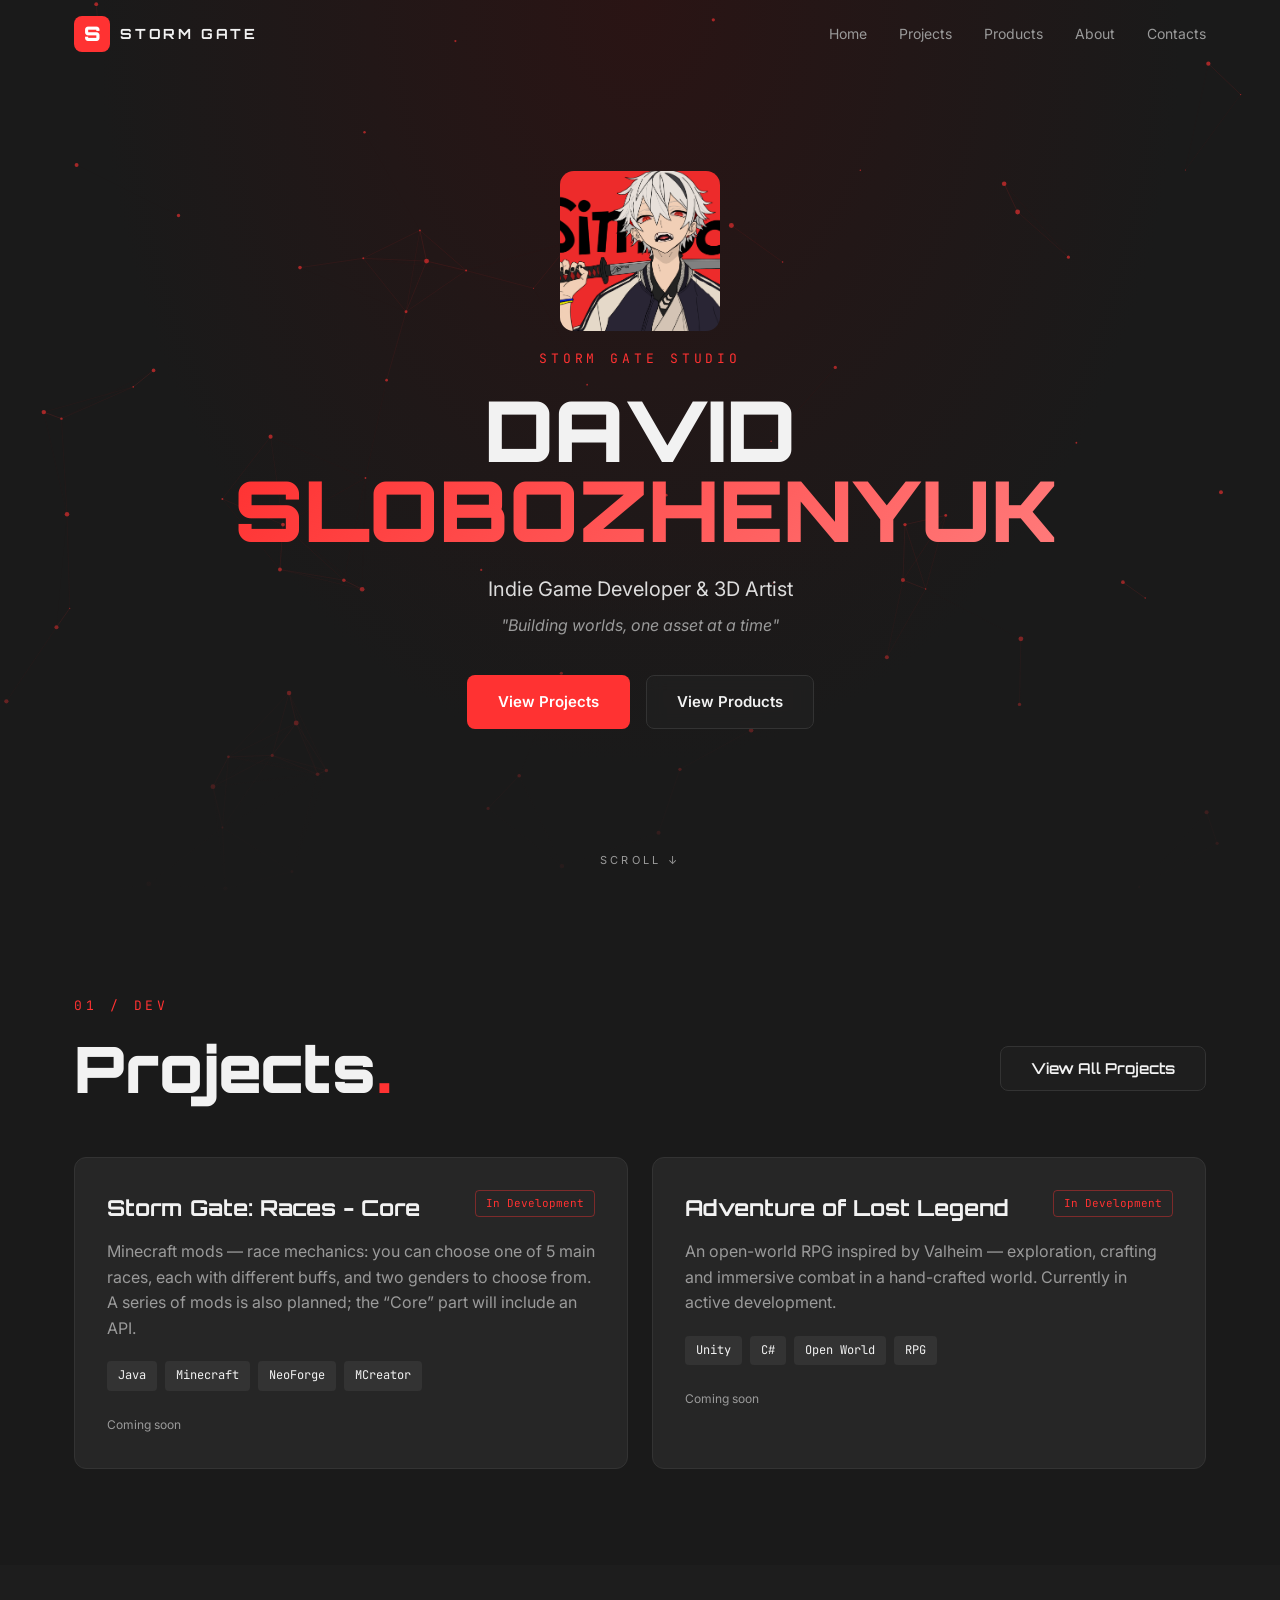
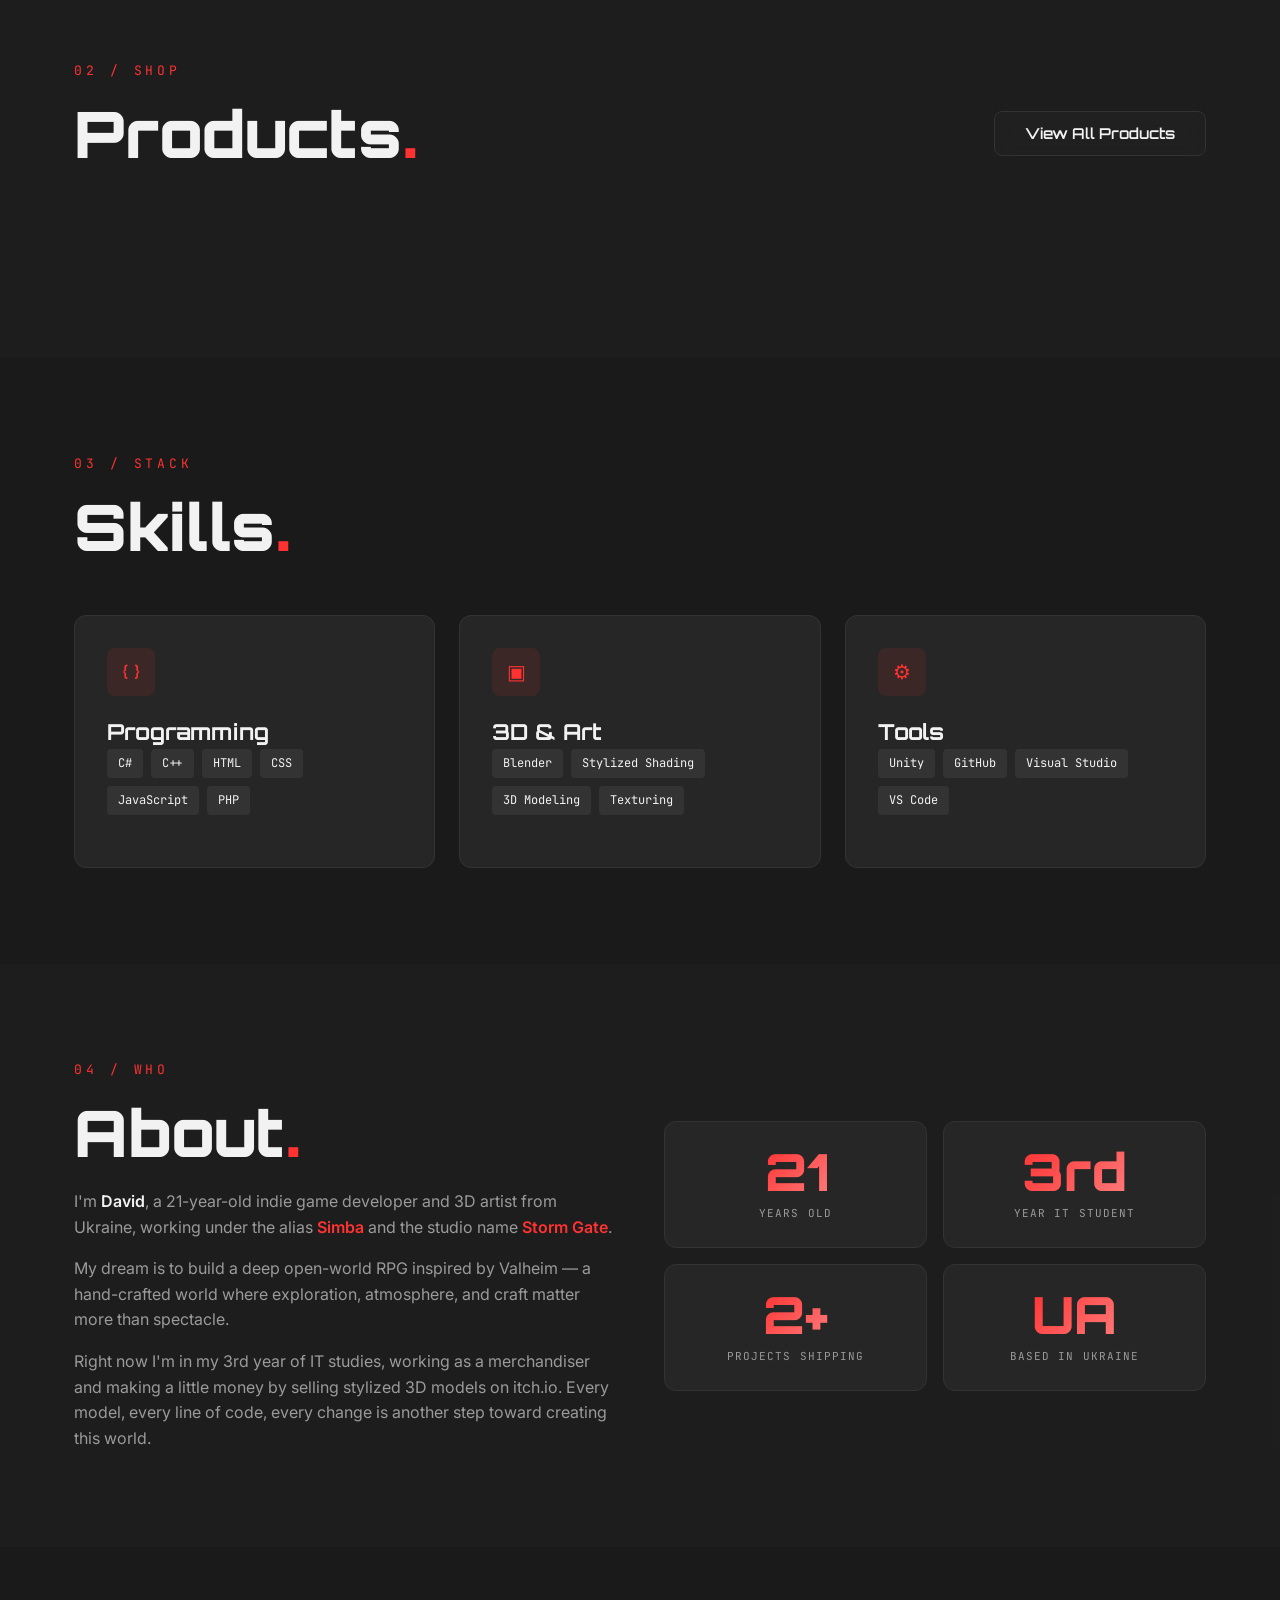
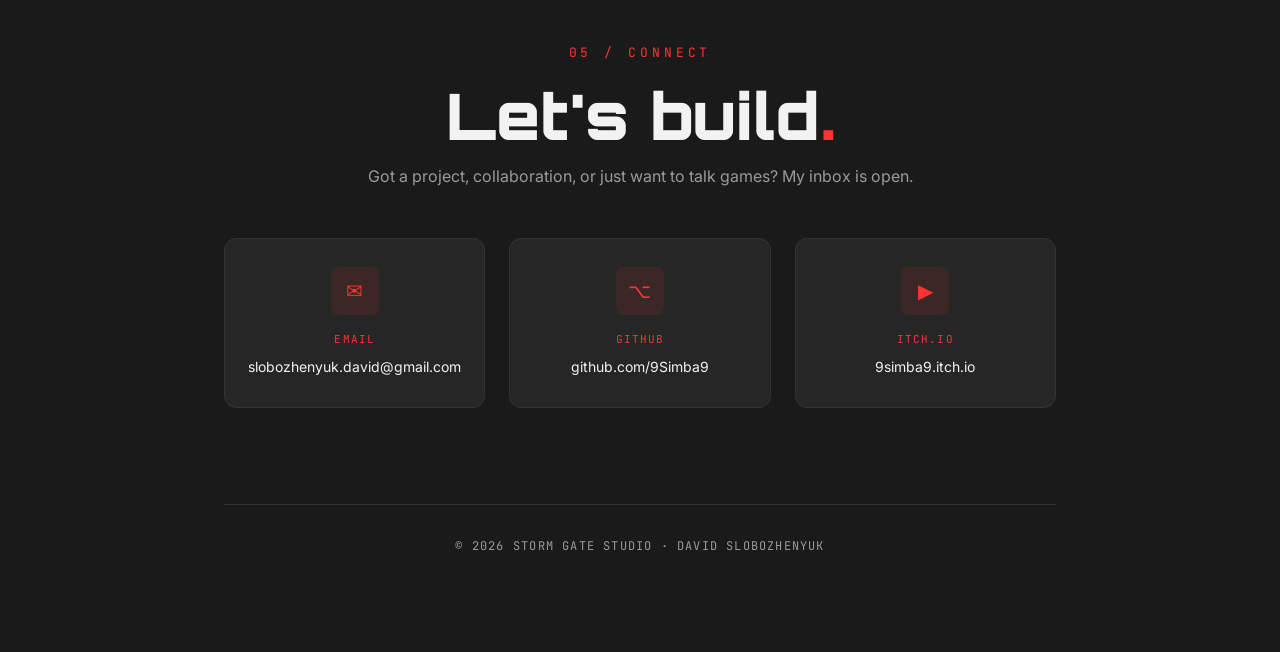
<file: index.html>
<!DOCTYPE html>
<html lang="en">
<head>
<meta charset="UTF-8" />
<meta name="viewport" content="width=device-width, initial-scale=1.0" />
<title>David Slobozhenyuk — Indie Game Developer & 3D Artist | Storm Gate</title>
<link rel="icon" type="image/svg" href="assets/icon/iconTab.svg">
<meta name="description" content="Portfolio of David Slobozhenyuk (Simba), 20-year-old indie game developer and 3D artist from Ukraine. Building open-world RPGs and stylized 3D assets under Storm Gate Studio." />
<meta property="og:title" content="David Slobozhenyuk — Storm Gate Studio" />
<meta property="og:description" content="Indie game developer & 3D artist building worlds, one asset at a time." />
<meta property="og:type" content="website" />
<link rel="preconnect" href="https://fonts.googleapis.com">
<link rel="preconnect" href="https://fonts.gstatic.com" crossorigin>
<link rel="stylesheet" href="https://fonts.googleapis.com/css2?family=Inter:wght@400;500;600;700&family=Orbitron:wght@700;900&family=JetBrains+Mono:wght@400;500&display=swap">
<link rel="stylesheet" href="styles.css" />
</head>
<body>
<!-- NAVBAR -->
<header class="nav" id="nav">
  <div class="nav-inner">
    <a href="#home" class="brand">
      <span class="brand-logo">S</span>
      <span class="brand-text">STORM GATE</span>
    </a>
    <ul class="nav-links">
      <li><a href="#home">Home</a></li>
      <li><a href="#projects">Projects</a></li>
      <li><a href="#products">Products</a></li>
      <li><a href="#about">About</a></li>
      <li><a href="#contacts">Contacts</a></li>
    </ul>
    <button class="burger" id="burger" aria-label="Menu">
      <span></span><span></span><span></span>
    </button>
  </div>
  <ul class="nav-mobile" id="navMobile">
    <li><a href="#home">Home</a></li>
    <li><a href="#projects">Projects</a></li>
    <li><a href="#products">Products</a></li>
    <li><a href="#about">About</a></li>
    <li><a href="#contacts">Contacts</a></li>
  </ul>
</header>

<!-- HERO -->
<section id="home" class="hero">
  <canvas id="particles"></canvas>
  <div class="hero-fade"></div>
  <div class="hero-content reveal">
    <img src="assets/icon/photo.png" alt="David Slobozhenyuk" class="profile-pic">
    <p class="kicker">STORM GATE STUDIO</p>
    <h1 class="display">DAVID<br><span class="gradient">SLOBOZHENYUK</span></h1>
    <p class="lead">Indie Game Developer &amp; 3D Artist</p>
    <p class="quote">"Building worlds, one asset at a time"</p>
    <div class="cta-row">
      <a href="#projects" class="btn btn-primary">View Projects</a>
      <a href="#products" class="btn btn-ghost">View Products</a>
    </div>
  </div>
  <div class="scroll-hint">SCROLL ↓</div>
</section>

<!-- PROJECTS -->
<section id="projects" class="section">
  <div class="container">
    <div class="section-head reveal">
      <p class="kicker">01 / DEV</p>
      <h2 class="h2" style="display: flex;">
        Projects
        <span class="accent">.</span>
        <a href="projects.html" class="btn btn-ghost" style="margin: auto;margin-right: inherit;">View All Projects</a>
      </h2>
    </div>
    <div class="grid grid-2">
      <article class="card reveal">
        <div class="card-glow"></div>
        <div class="card-head">
          <h3>Storm Gate: Races - Core</h3>
          <span class="badge">In Development</span>
        </div>
        <p class="muted">Minecraft mods — race mechanics: you can choose one of 5 main races, each with different buffs, and two genders to choose from. A series of mods is also planned; the “Core” part will include an API.</p>
        <div class="tags">
          <span>Java</span><span>Minecraft</span><span>NeoForge</span><span>MCreator</span>
        </div>
        <span class="muted small">Coming soon</span>
      </article>
      <article class="card reveal" style="--delay:.1s">
        <div class="card-glow"></div>
        <div class="card-head">
          <h3>Adventure of Lost Legend</h3>
          <span class="badge">In Development</span>
        </div>
        <p class="muted">An open-world RPG inspired by Valheim — exploration, crafting and immersive combat in a hand-crafted world. Currently in active development.</p>
        <div class="tags">
          <span>Unity</span><span>C#</span><span>Open World</span><span>RPG</span>
        </div>
        <span class="muted small">Coming soon</span>
      </article>
    </div>
  </div>
</section>

<!-- PRODUCTS -->
<section id="products" class="section alt">
  <div class="container">
    <div class="section-head reveal">
      <p class="kicker">02 / SHOP</p>
      <h2 class="h2" style="display: flex;">
        Products
        <span class="accent">.</span>
        <a href="products.html" class="btn btn-ghost" style="margin: auto;margin-right: inherit;">View All Products</a>
      </h2>
    </div>
    <div class="filters reveal" id="filters">
      <!--<button class="filter active" data-filter="All">All</button>
      <button class="filter" data-filter="3D Model">3D Model</button>
      <button class="filter" data-filter="Icon Pack">Icon Pack</button>
      <button class="filter" data-filter="Bundle">Bundle</button>-->
    </div>
    <div class="grid grid-3" id="productGrid">
      <!--<article class="product reveal" data-category="3D Model">
        <div class="product-img">
          <img src="assets/potion-models.png" alt="Fantasy Potion Models" loading="lazy">
          <span class="price">$4</span>
        </div>
        <div class="product-body">
          <span class="cat">3D Model</span>
          <h3>Fantasy Potion Models</h3>
          <p class="muted">15 stylized potion bottle models ready for your fantasy game. Hand-painted shading, optimized topology.</p>
          <div class="tags small">
            <span>Blender</span><span>FBX</span><span>OBJ</span><span>GLB</span>
          </div>
          <a class="btn btn-primary btn-block" href="https://9simba9.itch.io/fantasy-potion-pack-stylized-3d-assets" target="_blank" rel="noopener">Get on itch.io ↗</a>
        </div>
      </article>

      <article class="product reveal" data-category="Icon Pack">
        <div class="product-img">
          <img src="assets/potion-icons.png" alt="Fantasy Potion Icons" loading="lazy">
          <span class="price">$2</span>
        </div>
        <div class="product-body">
          <span class="cat">Icon Pack</span>
          <h3>Fantasy Potion Icons</h3>
          <p class="muted">95 stylized fantasy potion icons in PNG format with transparent background.</p>
          <div class="tags small">
            <span>PNG</span>
          </div>
          <a class="btn btn-primary btn-block" href="https://9simba9.itch.io/fantasy-potion-icons-pack-95-png-icons" target="_blank" rel="noopener">Get on itch.io ↗</a>
        </div>
      </article>

      <article class="product reveal" data-category="Bundle">
        <div class="product-img">
          <img src="assets/potion-pack.png" alt="Fantasy Potion Bundle" loading="lazy">
          <span class="price">$5</span>
        </div>
        <div class="product-body">
          <span class="cat">Bundle</span>
          <h3>Fantasy Potion Bundle</h3>
          <p class="muted">Complete collection — 15 3D models + 95 PNG icons. Save $1 vs buying separately.</p>
          <div class="tags small">
            <span>Blender</span><span>FBX</span><span>OBJ</span><span>GLB</span><span>PNG</span>
          </div>
          <a class="btn btn-primary btn-block" href="https://9simba9.itch.io/fantasy-potion-bundle-3d-2d-bundle" target="_blank" rel="noopener">Get on itch.io ↗</a>
        </div>
      </article>-->
    </div>
  </div>
</section>

<!-- SKILLS -->
<section id="skills" class="section">
  <div class="container">
    <div class="section-head reveal">
      <p class="kicker">03 / STACK</p>
      <h2 class="h2">Skills<span class="accent">.</span></h2>
    </div>
    <div class="grid grid-3">
      <div class="card reveal">
        <div class="icon-box">{ }</div>
        <h3>Programming</h3>
        <div class="tags">
          <span>C#</span><span>C++</span><span>HTML</span><span>CSS</span><span>JavaScript</span><span>PHP</span>
        </div>
      </div>
      <div class="card reveal" style="--delay:.1s">
        <div class="icon-box">▣</div>
        <h3>3D &amp; Art</h3>
        <div class="tags">
          <span>Blender</span><span>Stylized Shading</span><span>3D Modeling</span><span>Texturing</span>
        </div>
      </div>
      <div class="card reveal" style="--delay:.2s">
        <div class="icon-box">⚙</div>
        <h3>Tools</h3>
        <div class="tags">
          <span>Unity</span><span>GitHub</span><span>Visual Studio</span><span>VS Code</span>
        </div>
      </div>
    </div>
  </div>
</section>

<!-- ABOUT -->
<section id="about" class="section alt">
  <div class="container grid grid-2 align-center">
    <div class="reveal">
      <p class="kicker">04 / WHO</p>
      <h2 class="h2">About<span class="accent">.</span></h2>
      <div class="prose">
        <p>I'm <strong>David</strong>, a 21-year-old indie game developer and 3D artist from Ukraine, working under the alias <strong class="accent">Simba</strong> and the studio name <strong class="accent">Storm Gate</strong>.</p>
        <p>My dream is to build a deep open-world RPG inspired by Valheim — a hand-crafted world where exploration, atmosphere, and craft matter more than spectacle.</p>
        <p>Right now I'm in my 3rd year of IT studies, working as a merchandiser and making a little money by selling stylized 3D models on itch.io. Every model, every line of code, every change is another step toward creating this world.</p>
      </div>
    </div>
    <div class="stats reveal" style="--delay:.15s">
      <div class="stat"><div class="stat-num gradient">21</div><div class="stat-label">Years Old</div></div>
      <div class="stat"><div class="stat-num gradient">3rd</div><div class="stat-label">Year IT Student</div></div>
      <div class="stat"><div class="stat-num gradient">2+</div><div class="stat-label">Projects Shipping</div></div>
      <div class="stat"><div class="stat-num gradient">UA</div><div class="stat-label">Based in Ukraine</div></div>
    </div>
  </div>
</section>

<!-- CONTACTS -->
<section id="contacts" class="section">
  <div class="container narrow center">
    <div class="reveal">
      <p class="kicker">05 / CONNECT</p>
      <h2 class="h2">Let's build<span class="accent">.</span></h2>
      <p class="muted lead-sub">Got a project, collaboration, or just want to talk games? My inbox is open.</p>
    </div>
    <div class="grid grid-3 contacts">
      <a class="card contact-card reveal" href="mailto:slobozhenyuk.david@gmail.com">
        <div class="icon-box">✉</div>
        <div class="cat">Email</div>
        <div class="contact-val">slobozhenyuk.david@gmail.com</div>
      </a>
      <a class="card contact-card reveal" style="--delay:.1s" href="https://github.com/9Simba9" target="_blank" rel="noopener">
        <div class="icon-box">⌥</div>
        <div class="cat">GitHub</div>
        <div class="contact-val">github.com/9Simba9</div>
      </a>
      <a class="card contact-card reveal" style="--delay:.2s" href="https://9simba9.itch.io" target="_blank" rel="noopener">
        <div class="icon-box">▶</div>
        <div class="cat">itch.io</div>
        <div class="contact-val">9simba9.itch.io</div>
      </a>
    </div>
    <footer class="footer">© <span id="year"></span> STORM GATE STUDIO · DAVID SLOBOZHENYUK</footer>
  </div>
</section>

<script src="script.js"></script>
</body>
</html>
</file>
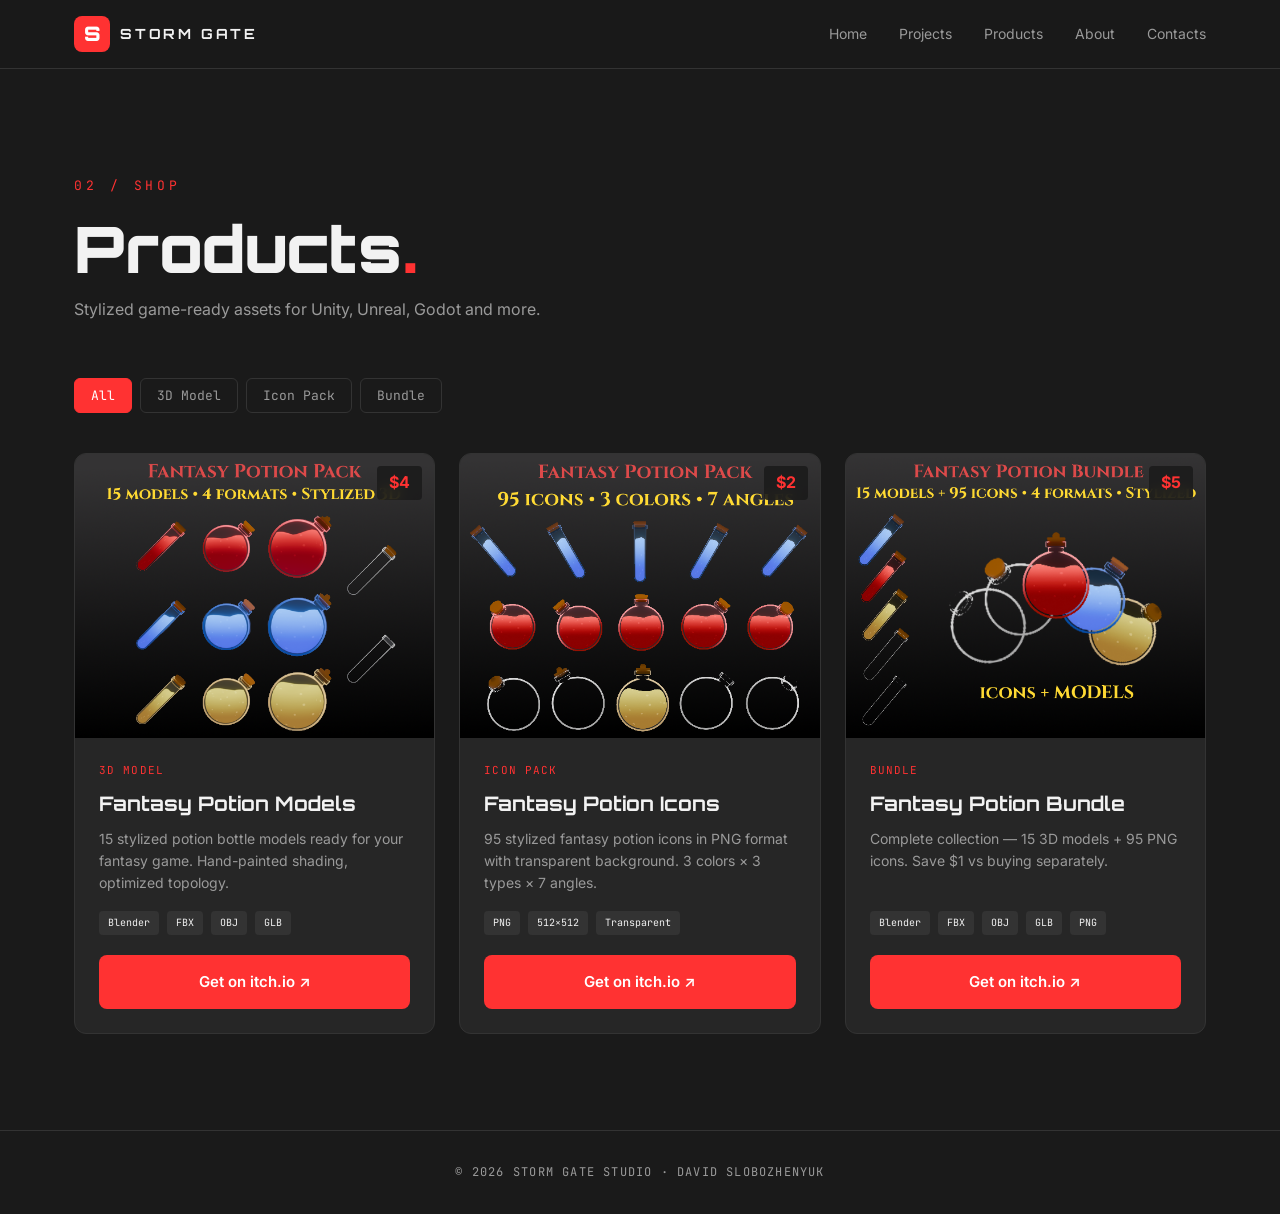
<file: products.html>
<!DOCTYPE html>
<html lang="en">
<head>
  <meta charset="UTF-8" />
  <meta name="viewport" content="width=device-width, initial-scale=1.0" />
  <title>Products | Storm Gate Studio</title>
  <link rel="icon" type="image/svg" href="assets/icon/iconTab.svg">
  <meta name="description" content="Game assets, 3D models, icon packs and bundles by Storm Gate Studio." />
  <link rel="preconnect" href="https://fonts.googleapis.com">
  <link rel="preconnect" href="https://fonts.gstatic.com" crossorigin>
  <link rel="stylesheet" href="https://fonts.googleapis.com/css2?family=Inter:wght@400;500;600;700&family=Orbitron:wght@700;900&family=JetBrains+Mono:wght@400;500&display=swap">
  <link rel="stylesheet" href="styles.css" />
</head>
<body>

<header class="nav scrolled" id="nav">
  <div class="nav-inner">
    <a href="index.html" class="brand">
      <span class="brand-logo">S</span>
      <span class="brand-text">STORM GATE</span>
    </a>
    <ul class="nav-links">
      <li><a href="index.html#home">Home</a></li>
      <li><a href="projects.html">Projects</a></li>
      <li><a href="products.html" class="active">Products</a></li>
      <li><a href="index.html#about">About</a></li>
      <li><a href="index.html#contacts">Contacts</a></li>
    </ul>
    <button class="burger" id="burger" aria-label="Menu">
      <span></span><span></span><span></span>
    </button>
  </div>
  <ul class="nav-mobile" id="navMobile">
    <li><a href="index.html#home">Home</a></li>
    <li><a href="projects.html">Projects</a></li>
    <li><a href="products.html">Products</a></li>
    <li><a href="index.html#about">About</a></li>
    <li><a href="index.html#contacts">Contacts</a></li>
  </ul>
</header>

<main style="padding-top: 80px;">
  <section class="section">
    <div class="container">
      <div class="section-head reveal">
        <p class="kicker">02 / SHOP</p>
        <h1 class="h2">Products<span class="accent">.</span></h1>
        <p class="muted" style="margin-top: 16px;">Stylized game-ready assets for Unity, Unreal, Godot and more.</p>
      </div>

      <div class="filters reveal" id="filters">
        <button class="filter active" data-filter="All">All</button>
        <button class="filter" data-filter="3D Model">3D Model</button>
        <button class="filter" data-filter="Icon Pack">Icon Pack</button>
        <button class="filter" data-filter="Bundle">Bundle</button>
      </div>

      <div class="grid grid-3" id="productGrid">

        <article class="product reveal" data-category="3D Model">
          <div class="product-img">
            <img src="assets/potion-models.png" alt="Fantasy Potion Models" loading="lazy">
            <span class="price">$4</span>
          </div>
          <div class="product-body">
            <span class="cat">3D Model</span>
            <h3>Fantasy Potion Models</h3>
            <p class="muted">15 stylized potion bottle models ready for your fantasy game. Hand-painted shading, optimized topology.</p>
            <div class="tags small">
              <span>Blender</span><span>FBX</span><span>OBJ</span><span>GLB</span>
            </div>
            <a class="btn btn-primary btn-block" href="https://9simba9.itch.io/fantasy-potion-pack-stylized-3d-assets" target="_blank" rel="noopener">Get on itch.io ↗</a>
          </div>
        </article>

        <article class="product reveal" style="--delay:.1s" data-category="Icon Pack">
          <div class="product-img">
            <img src="assets/potion-icons.png" alt="Fantasy Potion Icons" loading="lazy">
            <span class="price">$2</span>
          </div>
          <div class="product-body">
            <span class="cat">Icon Pack</span>
            <h3>Fantasy Potion Icons</h3>
            <p class="muted">95 stylized fantasy potion icons in PNG format with transparent background. 3 colors × 3 types × 7 angles.</p>
            <div class="tags small">
              <span>PNG</span><span>512×512</span><span>Transparent</span>
            </div>
            <a class="btn btn-primary btn-block" href="https://9simba9.itch.io/fantasy-potion-icons-pack-95-png-icons" target="_blank" rel="noopener">Get on itch.io ↗</a>
          </div>
        </article>

        <article class="product reveal" style="--delay:.2s" data-category="Bundle">
          <div class="product-img">
            <img src="assets/potion-pack.png" alt="Fantasy Potion Bundle" loading="lazy">
            <span class="price">$5</span>
          </div>
          <div class="product-body">
            <span class="cat">Bundle</span>
            <h3>Fantasy Potion Bundle</h3>
            <p class="muted">Complete collection — 15 3D models + 95 PNG icons. Save $1 vs buying separately.</p>
            <div class="tags small">
              <span>Blender</span><span>FBX</span><span>OBJ</span><span>GLB</span><span>PNG</span>
            </div>
            <a class="btn btn-primary btn-block" href="https://9simba9.itch.io/fantasy-potion-bundle-3d-2d-bundle" target="_blank" rel="noopener">Get on itch.io ↗</a>
          </div>
        </article>

      </div>
    </div>
  </section>
</main>

<footer class="footer" style="margin-top: 0; padding: 32px 24px;">
  © <span id="year"></span> STORM GATE STUDIO · DAVID SLOBOZHENYUK
</footer>

<script>
document.getElementById('year').textContent = new Date().getFullYear();

const burger = document.getElementById('burger');
const navMobile = document.getElementById('navMobile');
burger.addEventListener('click', () => {
  burger.classList.toggle('open');
  navMobile.classList.toggle('open');
});
navMobile.querySelectorAll('a').forEach(a => a.addEventListener('click', () => {
  burger.classList.remove('open');
  navMobile.classList.remove('open');
}));

const io = new IntersectionObserver((entries) => {
  entries.forEach(e => {
    if (e.isIntersecting) { e.target.classList.add('visible'); io.unobserve(e.target); }
  });
}, { threshold: 0.12 });
document.querySelectorAll('.reveal').forEach(el => io.observe(el));

const filterBtns = document.querySelectorAll('.filter');
const products = document.querySelectorAll('#productGrid .product');
filterBtns.forEach(btn => btn.addEventListener('click', () => {
  filterBtns.forEach(b => b.classList.remove('active'));
  btn.classList.add('active');
  const f = btn.dataset.filter;
  products.forEach(p => {
    p.style.display = (f === 'All' || p.dataset.category === f) ? '' : 'none';
  });
}));
</script>
</body>
</html>
</file>
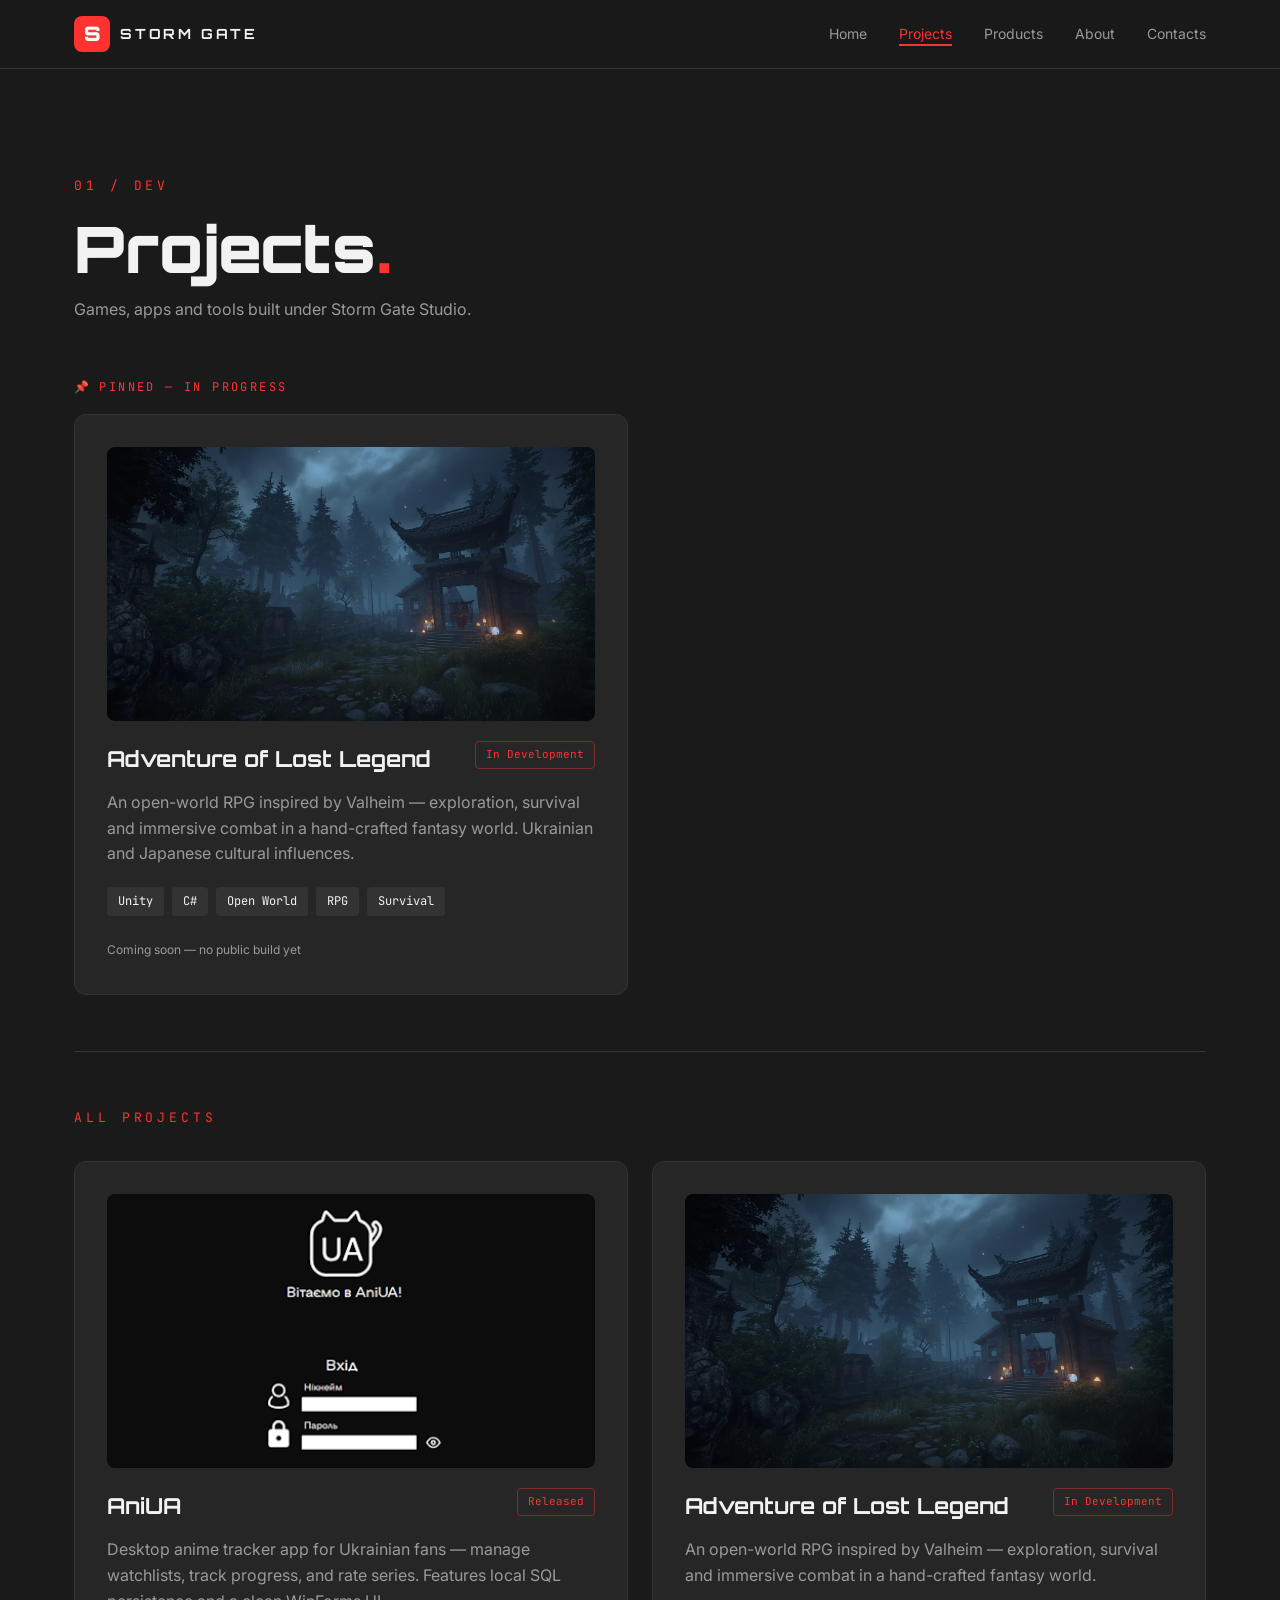
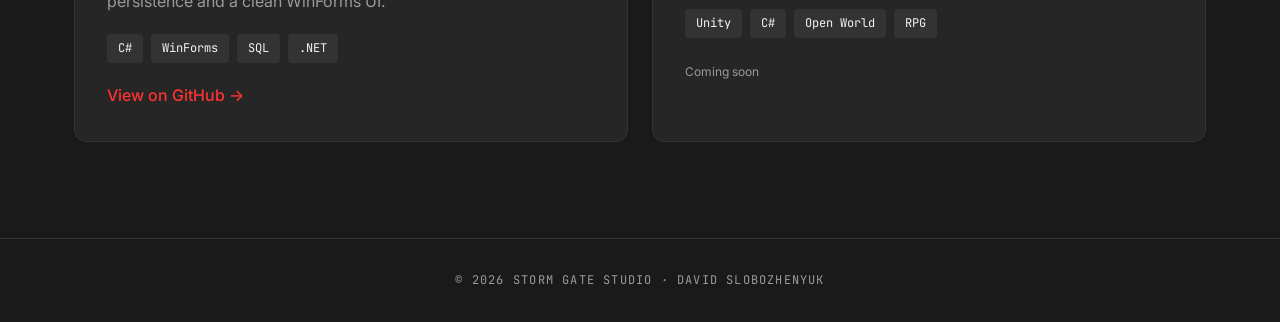
<file: projects.html>
<!DOCTYPE html>
<html lang="en">
<head>
  <meta charset="UTF-8" />
  <meta name="viewport" content="width=device-width, initial-scale=1.0" />
  <title>Projects | Storm Gate Studio</title>
  <link rel="icon" type="image/svg" href="assets/icon/iconTab.svg">
  <meta name="description" content="Projects by David Slobozhenyuk — indie game developer and 3D artist." />
  <link rel="preconnect" href="https://fonts.googleapis.com">
  <link rel="preconnect" href="https://fonts.gstatic.com" crossorigin>
  <link rel="stylesheet" href="https://fonts.googleapis.com/css2?family=Inter:wght@400;500;600;700&family=Orbitron:wght@700;900&family=JetBrains+Mono:wght@400;500&display=swap">
  <link rel="stylesheet" href="styles.css" />
  <style>
    .pinned-label {
      font-family: 'JetBrains Mono', monospace;
      font-size: 12px;
      color: var(--primary);
      letter-spacing: .2em;
      margin-bottom: 16px;
      display: flex;
      align-items: center;
      gap: 8px;
    }
    .pinned-label::before {
      content: '📌';
    }
    .divider {
      border: none;
      border-top: 1px solid var(--border);
      margin: 56px 0;
    }
    .card-img {
      width: 100%;
      aspect-ratio: 16/9;
      overflow: hidden;
      border-radius: 8px;
      margin-bottom: 20px;
      background: #1a1a1a;
    }
    .card-img img {
      width: 100%;
      height: 100%;
      object-fit: cover;
      transition: transform .5s ease;
    }
    .card:hover .card-img img {
      transform: scale(1.05);
    }
    .nav-links a.active {
      color: var(--primary);
    }
    .nav-links a.active::after {
      width: 100%;
    }
  </style>
</head>
<body>

<header class="nav scrolled" id="nav">
  <div class="nav-inner">
    <a href="index.html" class="brand">
      <span class="brand-logo">S</span>
      <span class="brand-text">STORM GATE</span>
    </a>
    <ul class="nav-links">
      <li><a href="index.html#home">Home</a></li>
      <li><a href="projects.html" class="active">Projects</a></li>
      <li><a href="products.html">Products</a></li>
      <li><a href="index.html#about">About</a></li>
      <li><a href="index.html#contacts">Contacts</a></li>
    </ul>
    <button class="burger" id="burger" aria-label="Menu">
      <span></span><span></span><span></span>
    </button>
  </div>
  <ul class="nav-mobile" id="navMobile">
    <li><a href="index.html#home">Home</a></li>
    <li><a href="projects.html">Projects</a></li>
    <li><a href="products.html">Products</a></li>
    <li><a href="index.html#about">About</a></li>
    <li><a href="index.html#contacts">Contacts</a></li>
  </ul>
</header>

<main style="padding-top: 80px;">
  <section class="section">
    <div class="container">

      <div class="section-head reveal">
        <p class="kicker">01 / DEV</p>
        <h1 class="h2">Projects<span class="accent">.</span></h1>
        <p class="muted" style="margin-top: 16px;">Games, apps and tools built under Storm Gate Studio.</p>
      </div>

      <!-- PINNED / IN PROGRESS -->
      <div class="pinned-label reveal">PINNED — IN PROGRESS</div>
      <div class="grid grid-2">

        <article class="card reveal">
          <div class="card-glow"></div>
          <div class="card-img">
            <img src="assets/projects/aoll-preview.png" alt="Adventure of Lost Legend" loading="lazy">
          </div>
          <div class="card-head">
            <h3>Adventure of Lost Legend</h3>
            <span class="badge">In Development</span>
          </div>
          <p class="muted">An open-world RPG inspired by Valheim — exploration, survival and immersive combat in a hand-crafted fantasy world. Ukrainian and Japanese cultural influences.</p>
          <div class="tags">
            <span>Unity</span><span>C#</span><span>Open World</span><span>RPG</span><span>Survival</span>
          </div>
          <span class="muted small">Coming soon — no public build yet</span>
        </article>

      </div>

      <hr class="divider">

      <!-- ALL PROJECTS -->
      <p class="kicker reveal" style="margin-bottom: 32px;">ALL PROJECTS</p>
      <div class="grid grid-2">

        <article class="card reveal">
          <div class="card-glow"></div>
          <div class="card-img">
            <img src="assets/projects/aniua-preview.png" alt="AniUA" loading="lazy">
          </div>
          <div class="card-head">
            <h3>AniUA</h3>
            <span class="badge">Released</span>
          </div>
          <p class="muted">Desktop anime tracker app for Ukrainian fans — manage watchlists, track progress, and rate series. Features local SQL persistence and a clean WinForms UI.</p>
          <div class="tags">
            <span>C#</span><span>WinForms</span><span>SQL</span><span>.NET</span>
          </div>
          <a class="link-arrow" href="https://github.com/9Simba9/AniUA" target="_blank" rel="noopener">View on GitHub →</a>
        </article>

        <article class="card reveal" style="--delay:.1s">
          <div class="card-glow"></div>
          <div class="card-img">
            <img src="assets/projects/aoll-preview.png" alt="Adventure of Lost Legend" loading="lazy">
          </div>
          <div class="card-head">
            <h3>Adventure of Lost Legend</h3>
            <span class="badge">In Development</span>
          </div>
          <p class="muted">An open-world RPG inspired by Valheim — exploration, survival and immersive combat in a hand-crafted fantasy world.</p>
          <div class="tags">
            <span>Unity</span><span>C#</span><span>Open World</span><span>RPG</span>
          </div>
          <span class="muted small">Coming soon</span>
        </article>

      </div>
    </div>
  </section>
</main>

<footer class="footer" style="margin-top: 0; padding: 32px 24px;">
  © <span id="year"></span> STORM GATE STUDIO · DAVID SLOBOZHENYUK
</footer>

<script>
document.getElementById('year').textContent = new Date().getFullYear();

const burger = document.getElementById('burger');
const navMobile = document.getElementById('navMobile');
burger.addEventListener('click', () => {
  burger.classList.toggle('open');
  navMobile.classList.toggle('open');
});
navMobile.querySelectorAll('a').forEach(a => a.addEventListener('click', () => {
  burger.classList.remove('open');
  navMobile.classList.remove('open');
}));

const io = new IntersectionObserver((entries) => {
  entries.forEach(e => {
    if (e.isIntersecting) { e.target.classList.add('visible'); io.unobserve(e.target); }
  });
}, { threshold: 0.12 });
document.querySelectorAll('.reveal').forEach(el => io.observe(el));
</script>
</body>
</html>
</file>
<file: styles.css>
:root{
  --bg:#1a1a1a;
  --bg-2:#222;
  --card:#262626;
  --card-2:#2d2d2d;
  --border:#333;
  --text:#f2f2f2;
  --muted:#9a9a9a;
  --primary:#ff3232;
  --primary-glow:#ff5a5a;
  --shadow-glow:0 0 40px rgba(255,50,50,.35);
  --gradient-hero:radial-gradient(ellipse at top, #2a1414 0%, #1a1a1a 60%);
  --gradient-text:linear-gradient(135deg,#ff3232,#ff7a7a);
  --t:.3s cubic-bezier(.2,.7,.2,1);
}
*{box-sizing:border-box;margin:0;padding:0}
html{scroll-behavior:smooth}
body{
  font-family:'Inter',system-ui,sans-serif;
  background:var(--bg);
  color:var(--text);
  line-height:1.6;
  -webkit-font-smoothing:antialiased;
  overflow-x:hidden;
}
a{color:inherit;text-decoration:none}
img{display:block;max-width:100%}

.container{max-width:1180px;margin:0 auto;padding:0 24px}
.container.narrow{max-width:880px}
.center{text-align:center}

/* NAV */
.nav{position:fixed;top:0;left:0;right:0;z-index:50;transition:background var(--t),border-color var(--t);border-bottom:1px solid transparent}
.nav.scrolled{background:rgba(26,26,26,.8);backdrop-filter:blur(14px);border-color:var(--border)}
.nav-inner{max-width:1180px;margin:0 auto;padding:16px 24px;display:flex;align-items:center;justify-content:space-between}
.brand{display:flex;align-items:center;gap:10px}
.brand-logo{width:36px;height:36px;border-radius:8px;background:var(--primary);color:#fff;font-family:'Orbitron',sans-serif;font-weight:900;font-size:20px;display:grid;place-items:center;transition:box-shadow var(--t)}
.brand:hover .brand-logo{box-shadow:var(--shadow-glow)}
.brand-text{font-family:'Orbitron',sans-serif;font-weight:700;letter-spacing:.2em;font-size:14px}
.nav-links{display:flex;gap:32px;list-style:none}
.nav-links a{font-size:14px;color:var(--muted);position:relative;transition:color var(--t)}
.nav-links a::after{content:"";position:absolute;left:0;bottom:-4px;height:2px;width:0;background:var(--primary);transition:width var(--t)}
.nav-links a:hover{color:var(--primary)}
.nav-links a:hover::after{width:100%}
.burger{display:none;background:none;border:0;color:var(--text);width:40px;height:40px;cursor:pointer;padding:0;flex-direction:column;gap:6px;align-items:center;justify-content:center}
.burger span{display:block;width:24px;height:2px;background:currentColor;transition:transform var(--t),opacity var(--t)}
.burger.open span:nth-child(1){transform:translateY(8px) rotate(45deg)}
.burger.open span:nth-child(2){opacity:0}
.burger.open span:nth-child(3){transform:translateY(-8px) rotate(-45deg)}
.nav-mobile{display:none;list-style:none;background:rgba(26,26,26,.95);backdrop-filter:blur(14px);border-bottom:1px solid var(--border);padding:8px 24px}
.nav-mobile li a{display:block;padding:12px 0;color:var(--text)}
.nav-mobile.open{display:block}

@media (max-width:768px){
  .nav-links{display:none}
  .burger{display:flex}
  .brand-text{display:none}
}

/* HERO */
.hero{position:relative;min-height:100vh;display:flex;align-items:center;justify-content:center;overflow:hidden;background:var(--gradient-hero)}
#particles{position:absolute;inset:0;width:100%;height:100%}
.hero-fade{position:absolute;inset:0;background:linear-gradient(to bottom,transparent 60%,var(--bg) 100%);pointer-events:none}
.hero-content{position:relative;z-index:2;text-align:center;max-width:min(860px,calc(100vw - 48px));padding:0 24px}
.kicker{color:var(--primary);font-family:'JetBrains Mono',monospace;font-size:13px;letter-spacing:.3em;margin-bottom:20px}
.display{font-family:'Orbitron',sans-serif;font-weight:900;font-size:clamp(36px,8vw,84px);line-height:.95;margin-bottom:24px;text-align:center}
.gradient{background:var(--gradient-text);-webkit-background-clip:text;background-clip:text;color:transparent;display:inline-block;white-space:nowrap}
.lead{font-size:clamp(16px,2vw,20px);color:rgba(242,242,242,.9);margin-bottom:8px}
.quote{color:var(--muted);font-style:italic;margin-bottom:36px}
.cta-row{display:flex;gap:16px;justify-content:center;flex-wrap:wrap}
.btn{display:inline-block;padding:14px 30px;border-radius:8px;font-weight:600;border:1px solid transparent;cursor:pointer;transition:transform var(--t),box-shadow var(--t),background var(--t),color var(--t),border-color var(--t);font-size:15px}
.btn-primary{background:var(--primary);color:#fff}
.btn-primary:hover{box-shadow:var(--shadow-glow);transform:translateY(-2px)}
.btn-ghost{background:rgba(38,38,38,.4);backdrop-filter:blur(8px);border-color:var(--border);color:var(--text)}
.btn-ghost:hover{border-color:var(--primary);color:var(--primary)}
.btn-block{display:block;width:100%;text-align:center;margin-top:auto}
.scroll-hint{position:absolute;bottom:30px;left:50%;transform:translateX(-50%);color:var(--muted);font-size:11px;letter-spacing:.3em;animation:pulse 2s infinite}
@keyframes pulse{0%,100%{opacity:.4}50%{opacity:1}}

/* SECTIONS */
.section{padding:96px 0;position:relative}
.section.alt{background:rgba(38,38,38,.3)}
.section-head{margin-bottom:56px}
.section-actions{display:flex;justify-content:center;margin-top:18px}
.section-actions .btn{padding:12px 24px;font-size:14px}
.section-actions .btn + .btn{margin-left:12px}
.h2{font-family:'Orbitron',sans-serif;font-weight:900;font-size:clamp(36px,5vw,64px);line-height:1}
.accent{color:var(--primary)}
.muted{color:var(--muted)}
.small{font-size:12px}
.prose p{margin-top:16px;color:var(--muted)}
.prose p:first-child{margin-top:24px}
.prose strong{color:var(--text);font-weight:600}
.prose .accent{color:var(--primary);font-weight:600}
.lead-sub{max-width:560px;margin:16px auto 48px}

/* GRID */
.grid{display:grid;gap:24px}
.grid-2{grid-template-columns:repeat(2,1fr)}
.grid-3{grid-template-columns:repeat(3,1fr)}
.align-center{align-items:center;gap:48px}
@media (max-width:880px){.grid-2,.grid-3{grid-template-columns:1fr}}

/* CARD */
.card{background:var(--card);border:1px solid var(--border);border-radius:12px;padding:32px;position:relative;overflow:hidden;transition:border-color var(--t),box-shadow var(--t),transform var(--t)}
.card:hover{border-color:rgba(255,50,50,.5);box-shadow:var(--shadow-glow)}
.card-glow{position:absolute;top:0;right:0;width:140px;height:140px;background:rgba(255,50,50,.18);border-radius:50%;filter:blur(60px);opacity:0;transition:opacity var(--t)}
.card:hover .card-glow{opacity:1}
.card-head{display:flex;justify-content:space-between;align-items:flex-start;gap:12px;margin-bottom:14px}
.card h3{font-family:'Orbitron',sans-serif;font-size:22px;font-weight:700}
.badge{font-family:'JetBrains Mono',monospace;font-size:11px;padding:4px 10px;border:1px solid rgba(255,50,50,.4);color:var(--primary);border-radius:4px;white-space:nowrap}
.card p{margin-bottom:20px}
.tags{display:flex;flex-wrap:wrap;gap:8px;margin-bottom:20px}
.tags span{font-family:'JetBrains Mono',monospace;font-size:12px;padding:4px 10px;background:#333;border-radius:4px;border:1px solid transparent;transition:border-color var(--t),color var(--t)}
.tags.small span{font-size:10px;padding:3px 8px}
.card .tags span:hover{border-color:var(--primary);color:var(--primary)}
.link-arrow{display:inline-flex;align-items:center;gap:8px;color:var(--primary);font-weight:500;transition:gap var(--t)}
.link-arrow:hover{gap:12px}
.icon-box{width:48px;height:48px;border-radius:8px;background:rgba(255,50,50,.1);color:var(--primary);display:grid;place-items:center;margin-bottom:18px;font-size:20px;font-family:'Orbitron',sans-serif}

/* FILTERS */
.filters{display:flex;flex-wrap:wrap;gap:8px;margin-bottom:40px}
.filter{font-family:'JetBrains Mono',monospace;font-size:13px;padding:8px 16px;border-radius:6px;border:1px solid var(--border);background:transparent;color:var(--muted);cursor:pointer;transition:all var(--t)}
.filter:hover{border-color:var(--primary);color:var(--primary)}
.filter.active{background:var(--primary);color:#fff;border-color:var(--primary)}

/* PRODUCT */
.product{background:var(--card);border:1px solid var(--border);border-radius:12px;overflow:hidden;display:flex;flex-direction:column;transition:border-color var(--t),box-shadow var(--t)}
.product:hover{border-color:rgba(255,50,50,.5);box-shadow:var(--shadow-glow)}
.product-img{position:relative;aspect-ratio:3.8/3;overflow:hidden;background:#222}
.product-img img{width:100%;height:100%;object-fit:cover;transition:transform .5s ease}
.product:hover .product-img img{transform:scale(1.05)}
.price{position:absolute;top:12px;right:12px;padding:4px 12px;background:rgba(26,26,26,.85);backdrop-filter:blur(6px);color:var(--primary);font-weight:700;border-radius:4px}
.product-body{padding:24px;display:flex;flex-direction:column;flex:1}
.cat{font-family:'JetBrains Mono',monospace;font-size:11px;color:var(--primary);margin-bottom:8px;text-transform:uppercase;letter-spacing:.1em}
.product-body h3{font-family:'Orbitron',sans-serif;font-size:20px;font-weight:700;margin-bottom:8px}
.product-body p{color:var(--muted);font-size:14px;margin-bottom:16px;flex:1}

/* PHOTO FRAME - reusable image frame for portfolio photos */
.photo-frame{display:block;width:100%;height:100%;border-radius:12px;overflow:hidden;border:1px solid rgba(255,255,255,0.04);background:linear-gradient(180deg,rgba(255,255,255,0.02),rgba(0,0,0,0.06));box-shadow:0 8px 30px rgba(0,0,0,0.35);transition:transform .35s var(--t),box-shadow .35s var(--t)}
.photo-frame img{width:100%;height:100%;object-fit:cover;display:block;transition:transform .5s ease}
.photo-frame:hover{transform:translateY(-6px);box-shadow:var(--shadow-glow)}
.photo-frame--square{aspect-ratio:1/1}
.photo-frame--landscape{aspect-ratio:16/9}
.photo-frame--portrait{aspect-ratio:3/4}

/* profile picture sizing (uses photo-frame for visual treatment) */
.profile-pic{width:clamp(96px,20vw,160px);height:clamp(96px,20vw,160px);border-radius:14px;overflow:hidden;display:block;margin:0 auto 18px}

/* STATS */
.stats{display:grid;grid-template-columns:1fr 1fr;gap:16px}
.stat{background:var(--card);border:1px solid var(--border);border-radius:12px;padding:24px;text-align:center;transition:border-color var(--t),box-shadow var(--t)}
.stat:hover{border-color:rgba(255,50,50,.5);box-shadow:var(--shadow-glow)}
.stat-num{font-family:'Orbitron',sans-serif;font-weight:900;font-size:clamp(36px,4vw,52px);line-height:1;margin-bottom:8px}
.stat-label{font-family:'JetBrains Mono',monospace;font-size:11px;color:var(--muted);text-transform:uppercase;letter-spacing:.1em}

/* CONTACTS */
.contacts{margin-top:8px}
.contact-card{text-align:center;padding:28px 20px}
.contact-card .icon-box{margin:0 auto 16px}
.contact-val{font-size:14px;word-break:break-all;margin-top:4px}

/* FOOTER */
.footer{margin-top:96px;padding-top:32px;border-top:1px solid var(--border);font-family:'JetBrains Mono',monospace;font-size:12px;color:var(--muted);letter-spacing:.1em;text-align:center}

/* REVEAL */
.reveal{opacity:0;transform:translateY(24px);transition:opacity .8s ease,transform .8s ease;transition-delay:var(--delay,0s)}
.reveal.visible{opacity:1;transform:none}

@media (max-width:600px){
  .section{padding:72px 0}
  .stats{grid-template-columns:1fr 1fr}
}
</file>
